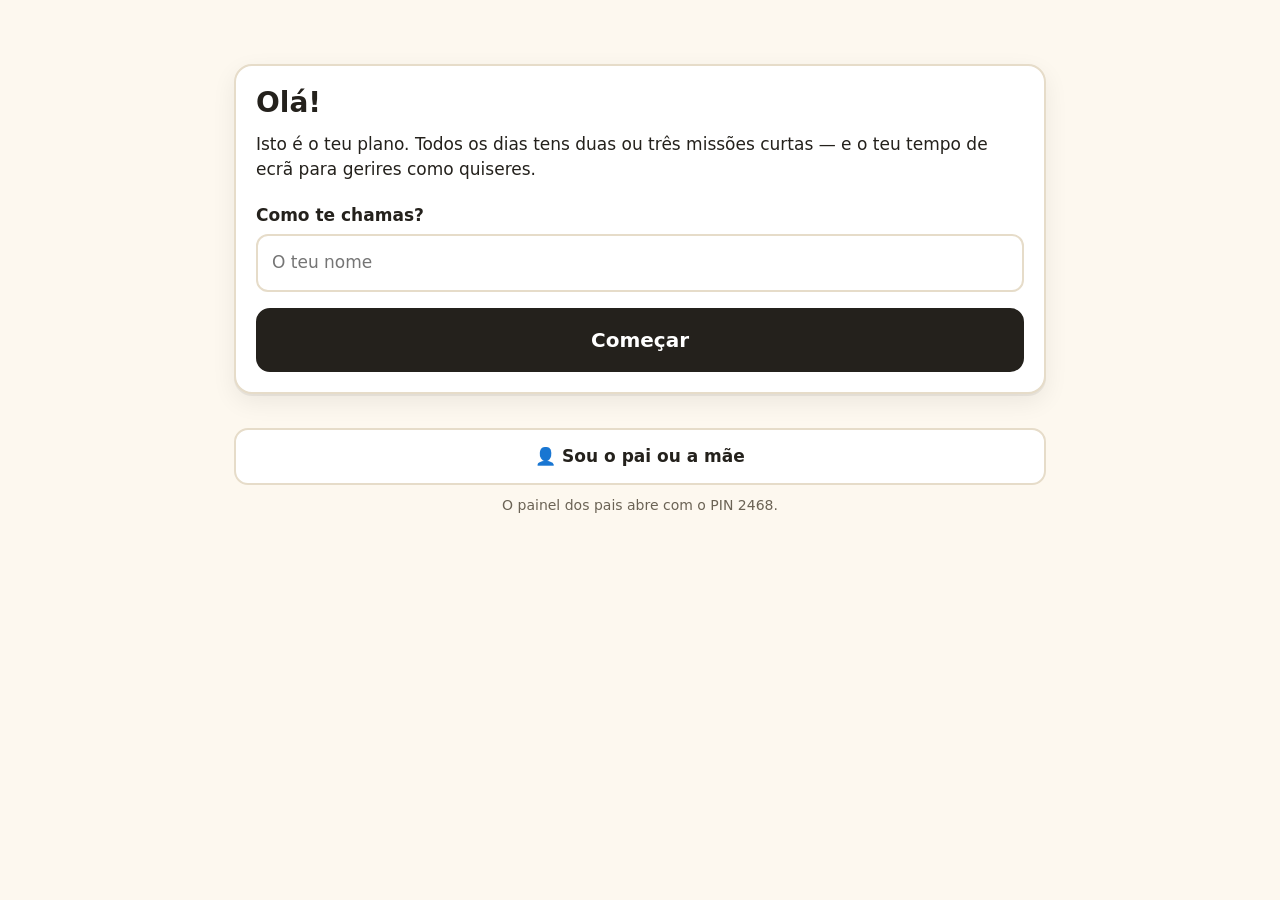
<file: index.html>
<!DOCTYPE html>
<html lang="pt-PT">
<head>
<meta charset="utf-8">
<meta name="viewport" content="width=device-width, initial-scale=1, viewport-fit=cover, maximum-scale=1">
<title>O Meu Plano</title>
<meta name="description" content="Treino diário de leitura e de matemática, com o tempo de ecrã gerido pela própria criança.">
<link rel="manifest" href="manifest.json">
<meta name="theme-color" content="#fdf8ef">
<meta name="apple-mobile-web-app-capable" content="yes">
<meta name="apple-mobile-web-app-status-bar-style" content="default">
<meta name="apple-mobile-web-app-title" content="O Meu Plano">
<link rel="apple-touch-icon" href="icons/icon-180.png">
<link rel="icon" href="icons/icon-192.png">
<link rel="stylesheet" href="css/style.css">
</head>
<body>
<div id="app"></div>
<script type="module" src="js/app.js"></script>
</body>
</html>
</file>
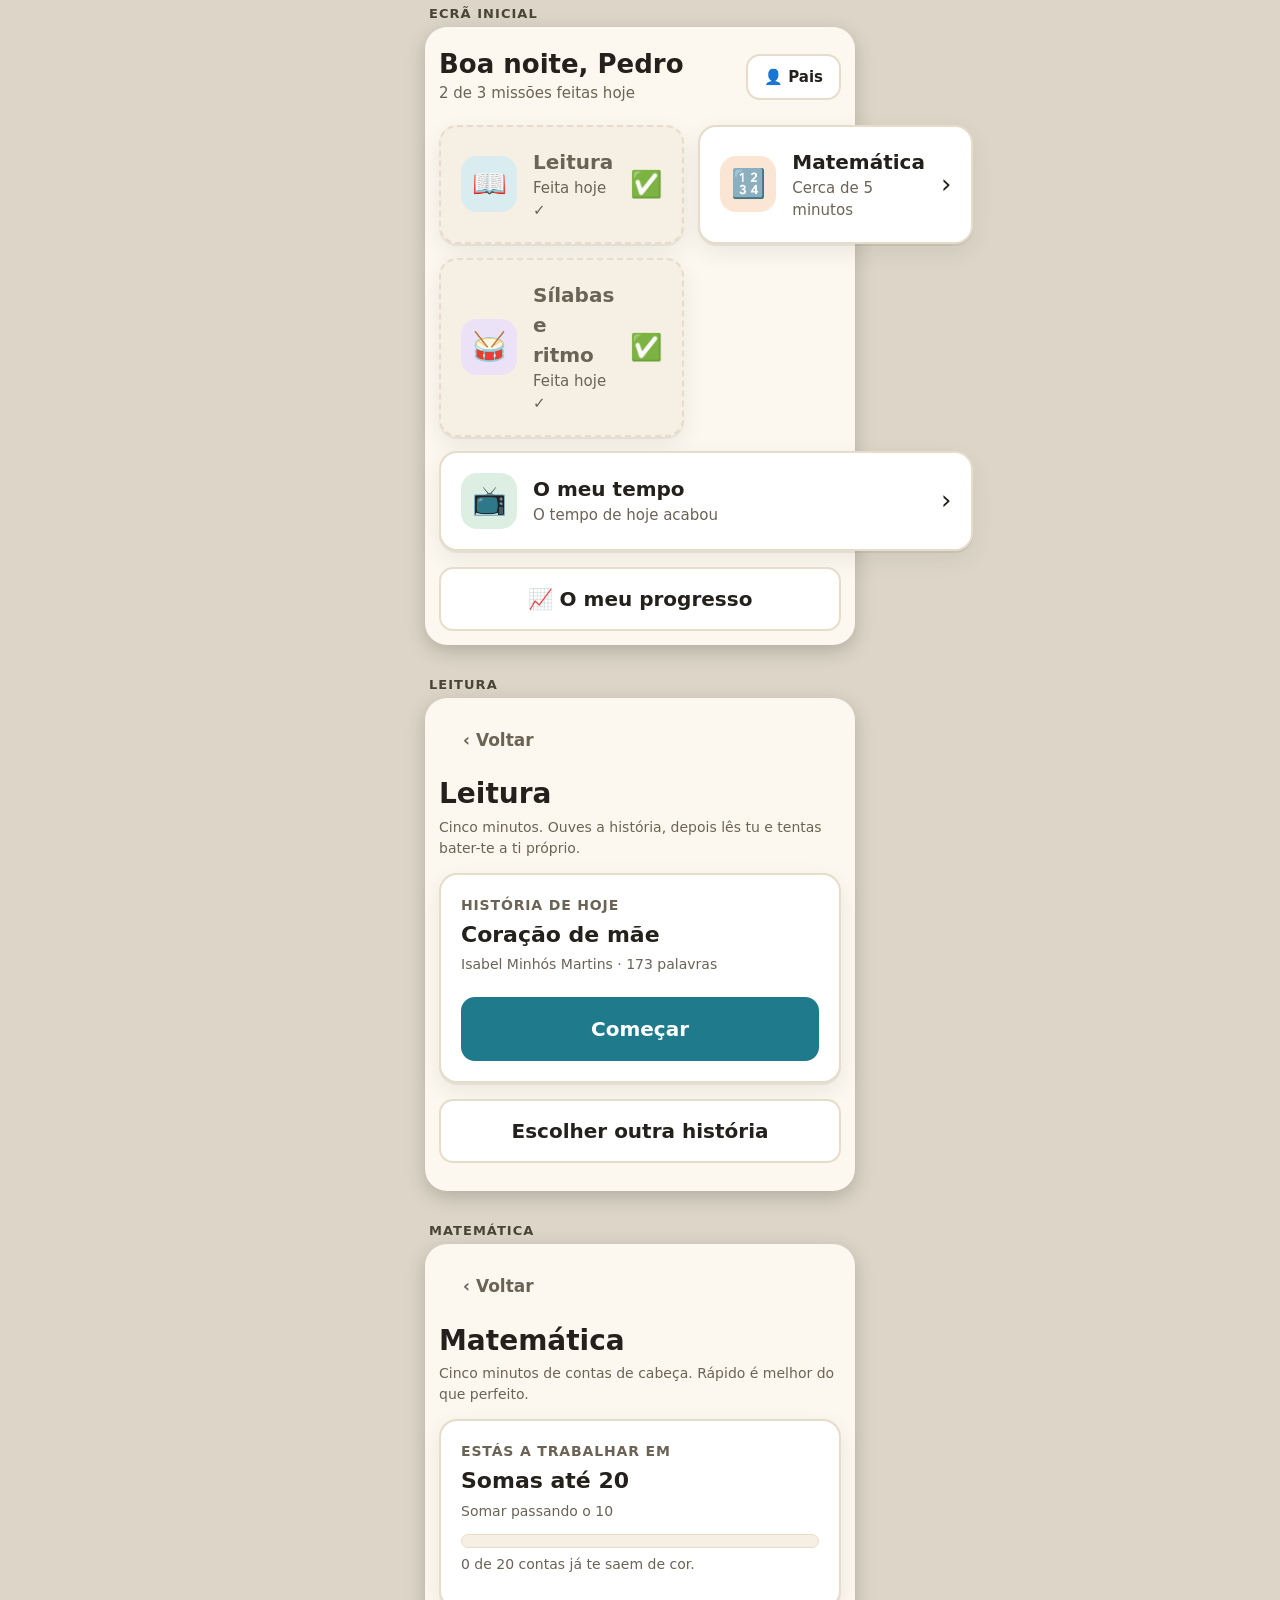
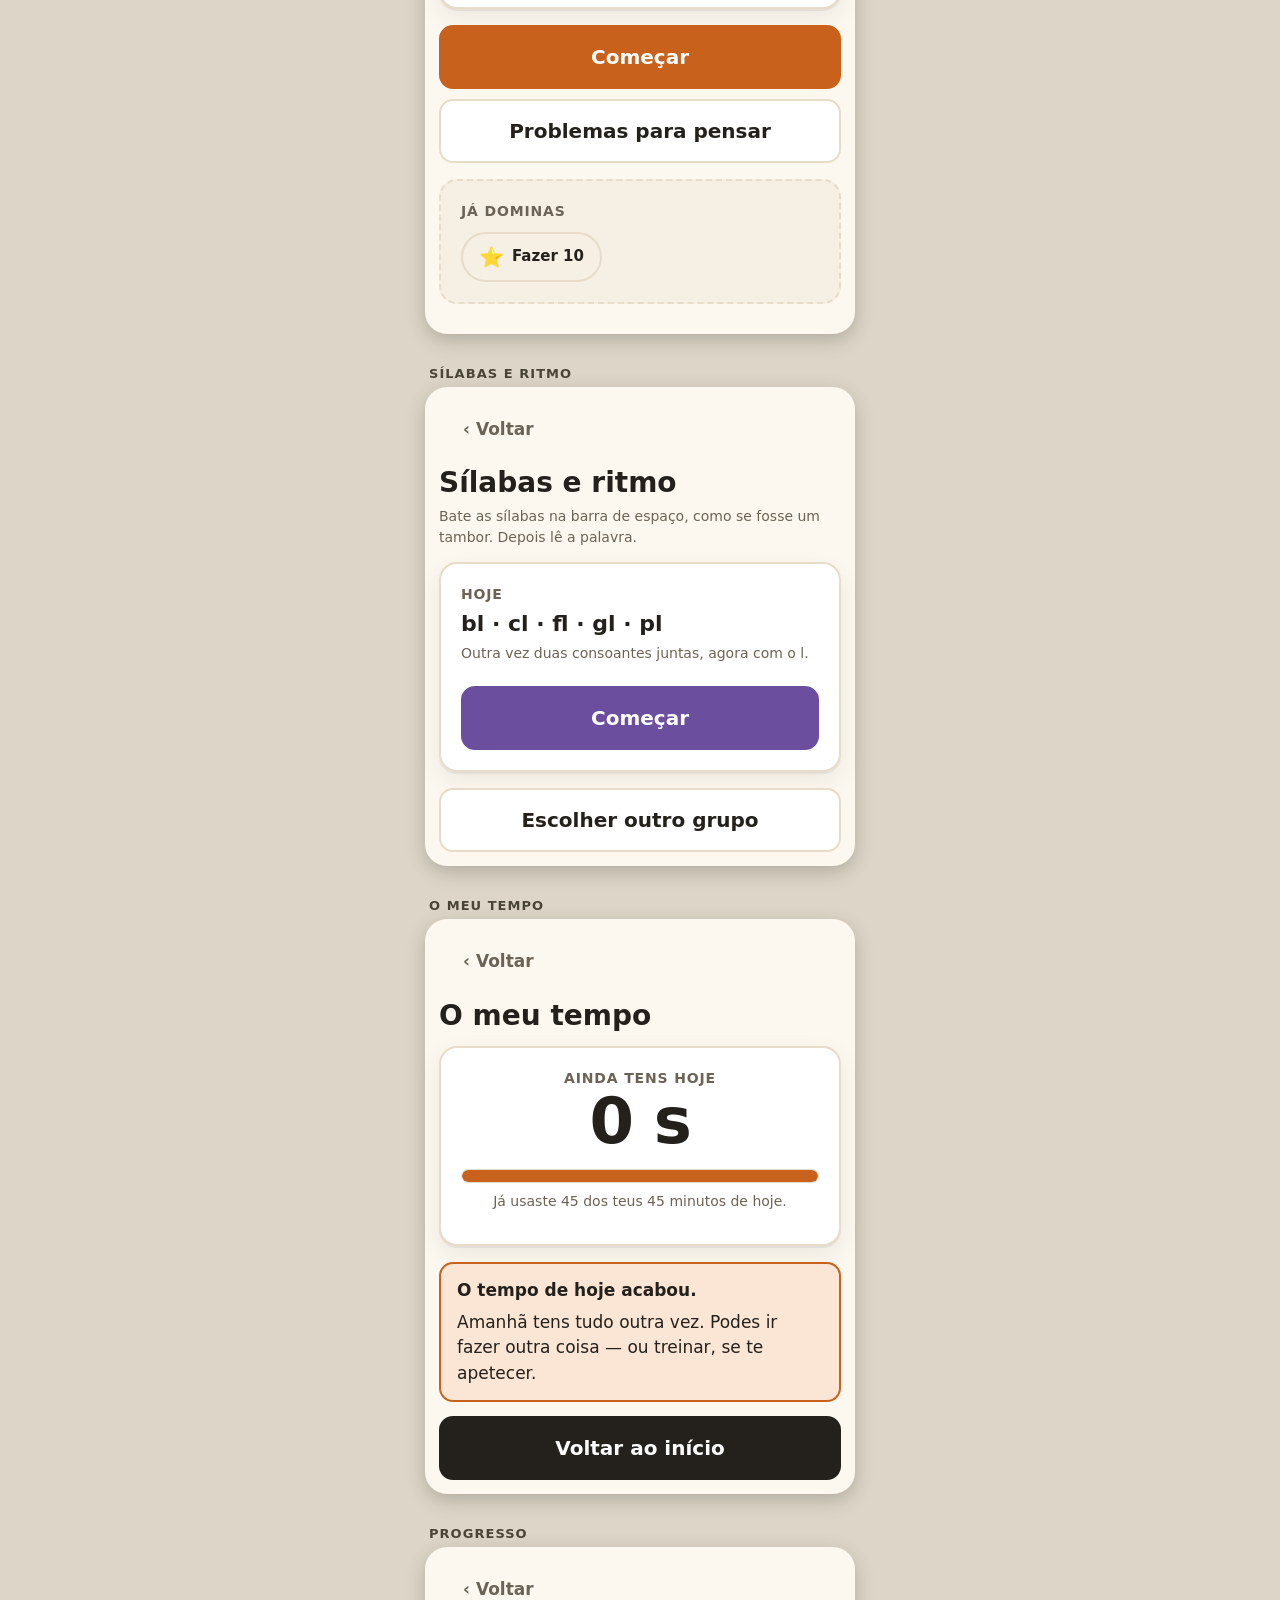
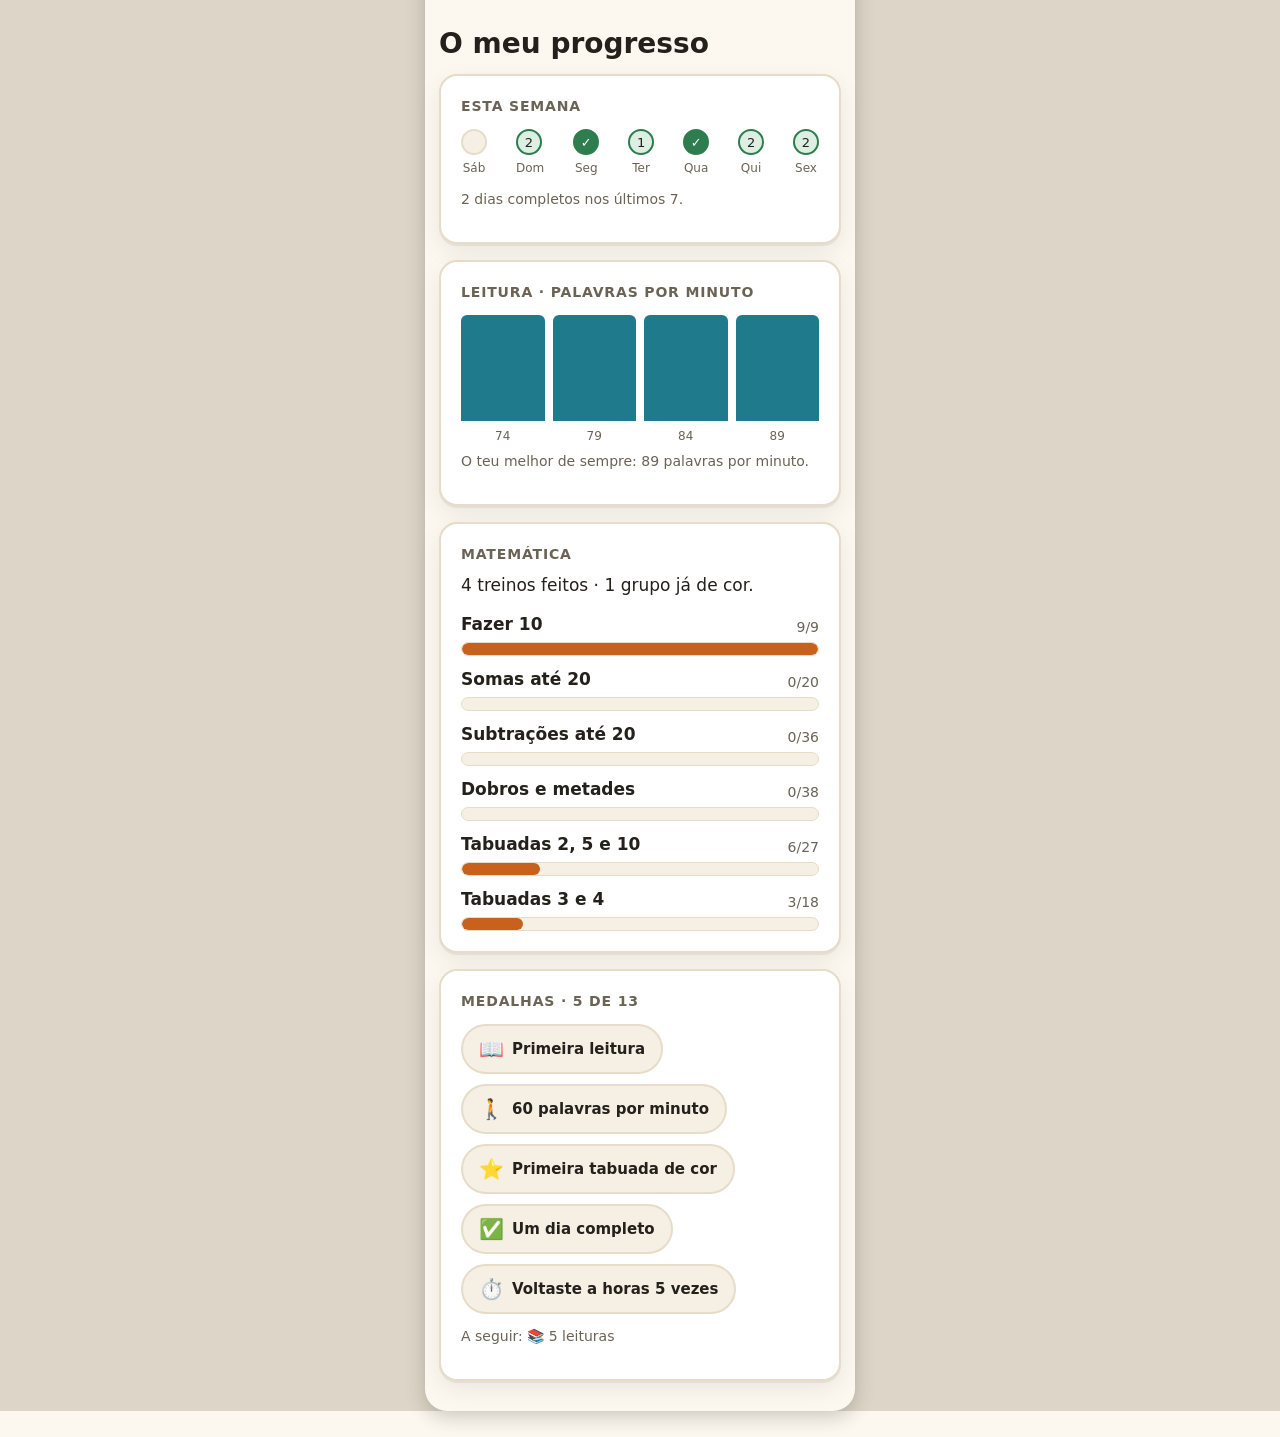
<file: _visual.html>
<!DOCTYPE html><html lang="pt-PT"><head><meta charset="utf-8">
<title>Vista</title>
<link rel="stylesheet" href="css/style.css">
<style>
  body{background:#ddd6c8}
  .moldura{max-width:430px;margin:0 auto 26px;background:var(--fundo);border-radius:22px;padding:14px;box-shadow:0 6px 20px rgba(0,0,0,.2)}
  .etiq{max-width:430px;margin:0 auto;font:700 13px system-ui;color:#4a4437;padding:6px 4px;text-transform:uppercase;letter-spacing:.08em}
  #app{max-width:none;padding:0}
</style></head><body>
<div id="app"></div>
<script>
// dados de exemplo, para os ecrãs não aparecerem vazios
const hoje = new Date();
const iso = d => `${d.getFullYear()}-${String(d.getMonth()+1).padStart(2,"0")}-${String(d.getDate()).padStart(2,"0")}`;
const dia = n => { const d = new Date(); d.setDate(d.getDate()-n); return iso(d); };
const cartoes = {};
for (const [a,b] of [[2,3],[2,4],[2,5],[5,2],[5,3],[10,4],[3,3],[3,4],[4,4]]) cartoes[`m-${a}-${b}`] = {caixa:4,ultimaVez:dia(1),erros:0,acertos:5,tempos:[2.1]};
for (let n=1;n<=9;n++) cartoes[`f10-${n}`] = {caixa:5,ultimaVez:dia(2),erros:0,acertos:6,tempos:[1.6]};
for (const [t,b] of [[13,5],[14,6],[15,7],[16,8]]) cartoes[`b20-${t}-${b}`] = {caixa:1,ultimaVez:dia(1),erros:3,acertos:2,tempos:[9.2]};
localStorage.setItem("plano.v1", JSON.stringify({
  versao:1,
  perfil:{nome:"Pedro", criadoEm:dia(40)},
  config:{pin:"2468",minutosSemana:45,minutosFimDeSemana:75,nivelLeitura:2,letraGrande:false,espacamentoAmplo:false,missoes:{leitura:true,matematica:true,silabas:true},diaAvaliacao:6},
  leitura:{
    sessoes:[3,2,1,0].map((n,i)=>({data:dia(n),textoId:"t0"+(6+i),titulo:"Texto",fonte:"app",
      tentativas:[{ppm:58+i*4,segundos:100,palavras:100},{ppm:66+i*4,segundos:92,palavras:100},{ppm:74+i*5,segundos:84,palavras:100}],
      compreensao:{certas:2,total:3}})),
    avaliacoes:[{data:dia(21),textoId:"t06",titulo:"O saque secreto",palavrasLidas:64,erros:7,segundos:60,ppmCorreto:57,precisao:89},
                {data:dia(14),textoId:"t07",titulo:"Uma manhã na orquestra",palavrasLidas:70,erros:6,segundos:60,ppmCorreto:64,precisao:91},
                {data:dia(7),textoId:"t08",titulo:"O polvo mais esperto",palavrasLidas:76,erros:5,segundos:60,ppmCorreto:71,precisao:93}]
  },
  math:{cartoes, sessoes:[3,2,1,0].map(n=>({data:dia(n),total:18,certas:15,tempoMedio:4.2}))},
  silabas:{sessoes:[{data:dia(1),familia:"lh_nh_ch",total:8,certasRitmo:7}]},
  tempo:{dias:Object.fromEntries([6,5,4,3,2,1,0].map(n=>[dia(n),{gastoSeg:[2700,1800,2400,900,2700,2100,1200][n],blocos:[{inicio:Date.now()-9e6,fim:Date.now()-8e6,planeadoSeg:1200,realSeg:1150}],blocoAtivo:null}]))},
  textosProprios:[],
  medalhas:[],
  dias:Object.fromEntries([5,4,3,2,1,0].map(n=>[dia(n),{leitura:true,matematica:n%3!==0,silabas:n%2===0}]))
}));
</script>
<script type="module">
import * as casa from "./js/casa.js";
import * as leitura from "./js/leitura.js";
import * as matematica from "./js/matematica.js";
import * as silabas from "./js/silabas.js";
import * as tempo from "./js/tempo.js";
import * as progresso from "./js/progresso.js";

const app = document.getElementById("app");
const ir = () => {};
for (const [nome, mod] of [["Ecrã inicial", casa], ["Leitura", leitura], ["Matemática", matematica], ["Sílabas e ritmo", silabas], ["O meu tempo", tempo], ["Progresso", progresso]]) {
  const etiq = document.createElement("div"); etiq.className = "etiq"; etiq.textContent = nome;
  const m = document.createElement("div"); m.className = "moldura";
  app.appendChild(etiq); app.appendChild(m);
  try { mod.render(m, ir); } catch (e) { m.textContent = "ERRO: " + e.message; m.style.color = "red"; }
}
</script></body></html>
</file>
<file: css/style.css>
/* ---------- base ---------- */
:root {
  --fundo: #fdf8ef;
  --superficie: #ffffff;
  --superficie-2: #f6efe3;
  --texto: #24211c;
  --texto-suave: #6b6355;
  --borda: #e6dcc9;
  --leitura: #1f7a8c;
  --leitura-clara: #d9edf1;
  --matematica: #c8611b;
  --matematica-clara: #fbe6d5;
  --silabas: #6b4e9e;
  --silabas-clara: #ebe2f8;
  --tempo: #2e7d4f;
  --tempo-clara: #dcefe2;
  --erro: #b3261e;
  --sombra: 0 2px 0 rgba(0,0,0,.06), 0 8px 24px rgba(0,0,0,.07);
  --raio: 18px;
}

* { box-sizing: border-box; -webkit-tap-highlight-color: transparent; }
button, a, .palavra { touch-action: manipulation; }

html, body {
  margin: 0;
  background: var(--fundo);
  color: var(--texto);
  font-family: -apple-system, BlinkMacSystemFont, "Segoe UI", system-ui, sans-serif;
  font-size: 17px;
  line-height: 1.5;
  -webkit-text-size-adjust: 100%;
  overscroll-behavior: none;
}

body {
  padding: env(safe-area-inset-top) env(safe-area-inset-right) env(safe-area-inset-bottom) env(safe-area-inset-left);
  min-height: 100vh;
  user-select: none;
}

#app { max-width: 860px; margin: 0 auto; padding: 16px 16px 48px; }

h1, h2, h3 { line-height: 1.2; margin: 0 0 12px; }
h1 { font-size: 28px; }
h2 { font-size: 22px; }
p { margin: 0 0 12px; }

/* ---------- cabeçalho ---------- */
.topo {
  display: flex; align-items: center; justify-content: space-between;
  gap: 12px; margin-bottom: 20px; padding-top: 8px;
}
.topo .ola { font-size: 26px; font-weight: 700; margin: 0; }
.topo .sub { color: var(--texto-suave); font-size: 15px; margin: 2px 0 0; }

/* ---------- botões ---------- */
button {
  font: inherit; color: inherit; cursor: pointer;
  border: none; background: none;
}
.btn {
  display: inline-flex; align-items: center; justify-content: center; gap: 8px;
  min-height: 54px; padding: 14px 22px;
  /* também é usado em <a>, que traz cor e sublinhado próprios */
  color: inherit; text-decoration: none;
  background: var(--superficie); border: 2px solid var(--borda);
  border-radius: 14px; font-weight: 600; font-size: 17px;
  transition: transform .08s ease, box-shadow .12s ease;
}
.btn:active { transform: scale(.97); }
.btn-principal { background: var(--texto); color: #fff; border-color: var(--texto); }
.btn-grande { min-height: 64px; font-size: 20px; width: 100%; }
.btn-fantasma { background: transparent; border-color: transparent; color: var(--texto-suave); }
.btn:disabled { opacity: .4; }
.btn-leitura { background: var(--leitura); border-color: var(--leitura); color: #fff; }
.btn-matematica { background: var(--matematica); border-color: var(--matematica); color: #fff; }
.btn-silabas { background: var(--silabas); border-color: var(--silabas); color: #fff; }
.btn-tempo { background: var(--tempo); border-color: var(--tempo); color: #fff; }

.linha-botoes { display: flex; gap: 10px; flex-wrap: wrap; }
.linha-botoes .btn { flex: 1 1 auto; }

/* ---------- cartões de missão ---------- */
.missoes { display: grid; gap: 14px; }
.missao {
  display: flex; align-items: center; gap: 16px;
  width: 100%; text-align: left;
  background: var(--superficie); border: 2px solid var(--borda);
  border-radius: var(--raio); padding: 20px; box-shadow: var(--sombra);
  transition: transform .08s ease;
}
.missao:active { transform: scale(.985); }
.missao .icone {
  width: 56px; height: 56px; flex: 0 0 56px;
  display: grid; place-items: center;
  border-radius: 16px; font-size: 28px;
}
.missao .texto { flex: 1; min-width: 0; }
.missao .titulo { font-size: 20px; font-weight: 700; }
.missao .detalhe { color: var(--texto-suave); font-size: 15px; }
.missao .marca { font-size: 26px; flex: 0 0 auto; }
.missao.feita { background: var(--superficie-2); border-style: dashed; }
.missao.feita .titulo { color: var(--texto-suave); }

.m-leitura .icone { background: var(--leitura-clara); }
.m-matematica .icone { background: var(--matematica-clara); }
.m-silabas .icone { background: var(--silabas-clara); }
.m-tempo .icone { background: var(--tempo-clara); }

/* ---------- painéis ---------- */
.painel {
  background: var(--superficie); border: 2px solid var(--borda);
  border-radius: var(--raio); padding: 20px; margin-bottom: 16px;
  box-shadow: var(--sombra);
}
.painel.plano { box-shadow: none; background: var(--superficie-2); border-style: dashed; }
.painel h2 { margin-bottom: 8px; }

/* ---------- texto de leitura ---------- */
.texto-leitura {
  font-size: 21px; line-height: 1.75; user-select: text;
  white-space: pre-wrap; margin: 0;
}
body.letra-grande .texto-leitura { font-size: 26px; }
body.espacado .texto-leitura {
  letter-spacing: .055em; word-spacing: .18em; line-height: 2.05;
}
.texto-leitura .palavra { padding: 1px 0; border-radius: 4px; }
.texto-leitura .palavra.errada { background: #ffd9d6; box-shadow: 0 2px 0 #b3261e inset; }

/* ---------- vídeo embutido ---------- */
.video {
  position: relative; width: 100%; aspect-ratio: 16 / 9; max-width: 100%;
  border-radius: 14px; overflow: hidden; background: #000;
  border: 2px solid var(--borda); margin-bottom: 12px;
}
.video iframe { position: absolute; inset: 0; width: 100%; height: 100%; border: 0; }

/* ---------- cronómetro / números grandes ---------- */
.numero-grande {
  font-size: 64px; font-weight: 800; line-height: 1;
  font-variant-numeric: tabular-nums; letter-spacing: -.02em;
}
.numero-medio { font-size: 40px; font-weight: 800; font-variant-numeric: tabular-nums; }
.rotulo { color: var(--texto-suave); font-size: 14px; text-transform: uppercase; letter-spacing: .06em; font-weight: 700; }

.centrado { text-align: center; }
.pilha { display: grid; gap: 14px; }
.linha { display: flex; align-items: center; gap: 12px; flex-wrap: wrap; }
.espaco { flex: 1; }

/* ---------- conta de matemática ---------- */
.conta {
  font-size: 56px; font-weight: 800; text-align: center;
  font-variant-numeric: tabular-nums; margin: 12px 0 4px;
}
.resposta-caixa {
  min-height: 72px; border: 3px dashed var(--borda); border-radius: 14px;
  display: grid; place-items: center; font-size: 44px; font-weight: 800;
  font-variant-numeric: tabular-nums; background: var(--superficie-2);
}
.resposta-caixa.certa { border-color: var(--tempo); border-style: solid; background: var(--tempo-clara); }
.resposta-caixa.errada { border-color: var(--erro); border-style: solid; background: #fde7e5; }

.teclado { display: grid; grid-template-columns: repeat(3, 1fr); gap: 10px; margin-top: 14px; }
.tecla {
  min-height: 62px; font-size: 26px; font-weight: 700;
  background: var(--superficie); border: 2px solid var(--borda); border-radius: 14px;
}
.tecla:active { background: var(--superficie-2); transform: scale(.96); }
.tecla.acao { background: var(--matematica-clara); border-color: var(--matematica); }

/* ---------- progresso ---------- */
.barra { height: 14px; border-radius: 999px; background: var(--superficie-2); overflow: hidden; border: 1px solid var(--borda); }
.barra > span { display: block; height: 100%; background: var(--tempo); border-radius: 999px; transition: width .4s ease; }
.barra.leitura > span { background: var(--leitura); }
.barra.matematica > span { background: var(--matematica); }

.grafico { display: flex; align-items: flex-end; gap: 8px; height: 130px; margin: 12px 0 4px; }
.grafico .col { flex: 1; display: flex; flex-direction: column; justify-content: flex-end; height: 100%; }
.grafico .val { background: var(--leitura); border-radius: 6px 6px 0 0; min-height: 3px; }
.grafico .dia { text-align: center; font-size: 12px; color: var(--texto-suave); margin-top: 6px; }

.pontos { display: flex; gap: 6px; }
.ponto { width: 26px; height: 26px; border-radius: 50%; background: var(--superficie-2); border: 2px solid var(--borda); display: grid; place-items: center; font-size: 13px; }
.ponto.cheio { background: var(--tempo); border-color: var(--tempo); color: #fff; }

.medalhas { display: flex; flex-wrap: wrap; gap: 10px; }
.medalha {
  display: flex; align-items: center; gap: 8px;
  background: var(--superficie-2); border: 2px solid var(--borda);
  border-radius: 999px; padding: 8px 16px; font-weight: 600; font-size: 15px;
}
.medalha .emoji { font-size: 20px; }

/* ---------- sílabas ---------- */
.palavra-grande { font-size: 52px; font-weight: 800; text-align: center; letter-spacing: .02em; margin: 16px 0; }
body.espacado .palavra-grande { letter-spacing: .08em; }
.silabas-tira { display: flex; justify-content: center; gap: 10px; flex-wrap: wrap; margin: 16px 0; }
.silaba {
  padding: 12px 20px; border-radius: 12px; font-size: 30px; font-weight: 700;
  background: var(--superficie-2); border: 2px solid var(--borda);
}
.silaba.acesa { background: var(--silabas); border-color: var(--silabas); color: #fff; transform: scale(1.06); }
.batida {
  width: 100%; min-height: 140px; border-radius: var(--raio);
  background: var(--silabas-clara); border: 3px solid var(--silabas);
  font-size: 22px; font-weight: 700; color: var(--silabas);
}
.batida:active { background: var(--silabas); color: #fff; }

/* ---------- formulários ---------- */
input[type="text"], input[type="number"], input[type="password"], textarea, select {
  font: inherit; width: 100%; padding: 14px;
  border: 2px solid var(--borda); border-radius: 12px;
  background: var(--superficie); color: var(--texto);
  user-select: text;
}
textarea { min-height: 140px; resize: vertical; line-height: 1.6; }
label { display: block; font-weight: 600; margin-bottom: 6px; }
.campo { margin-bottom: 16px; }
.ajuda { color: var(--texto-suave); font-size: 14px; margin-top: 6px; }

.interruptor { display: flex; align-items: center; justify-content: space-between; gap: 12px; padding: 12px 0; border-bottom: 1px solid var(--borda); }
.interruptor:last-child { border-bottom: none; }
.interruptor label { margin: 0; }
.interruptor input[type="checkbox"] { width: 52px; height: 32px; flex: 0 0 auto; }

table { width: 100%; border-collapse: collapse; font-size: 15px; }
th, td { text-align: left; padding: 10px 8px; border-bottom: 1px solid var(--borda); }
th { color: var(--texto-suave); font-weight: 700; font-size: 13px; text-transform: uppercase; letter-spacing: .04em; }
.tabela-rolavel { overflow-x: auto; }

/* ---------- avisos ---------- */
.aviso { background: var(--matematica-clara); border: 2px solid var(--matematica); border-radius: 14px; padding: 14px 16px; margin-bottom: 14px; }
.aviso.bom { background: var(--tempo-clara); border-color: var(--tempo); }
.aviso.info { background: var(--leitura-clara); border-color: var(--leitura); }

.recorde { display: inline-flex; align-items: center; gap: 6px; background: #fff3c4; border: 2px solid #e0a800; border-radius: 999px; padding: 6px 14px; font-weight: 700; }

/* ---------- rodapé de navegação ---------- */
.voltar { margin-bottom: 14px; }

/* ---------- animações ---------- */
@keyframes surgir { from { opacity: 0; transform: translateY(8px); } to { opacity: 1; transform: none; } }
.ecra { animation: surgir .18s ease both; }
@keyframes pulsar { 0%,100% { transform: scale(1); } 50% { transform: scale(1.08); } }
.pulsar { animation: pulsar .5s ease; }

@media (prefers-reduced-motion: reduce) {
  * { animation: none !important; transition: none !important; }
}

/* ---------- rato e teclado ---------- */
@media (hover: hover) {
  .btn:hover:not(:disabled), .tecla:hover:not(:disabled), .missao:hover, .batida:hover { filter: brightness(.96); }
}
:focus-visible { outline: 3px solid var(--leitura); outline-offset: 2px; }

/* ---------- ecrãs largos ---------- */
@media (min-width: 700px) {
  #app { padding: 24px 24px 60px; }
  .missoes { grid-template-columns: 1fr 1fr; }
  .missoes .missao.larga { grid-column: 1 / -1; }
  .teclado { max-width: 420px; margin-left: auto; margin-right: auto; }
}
</file>
